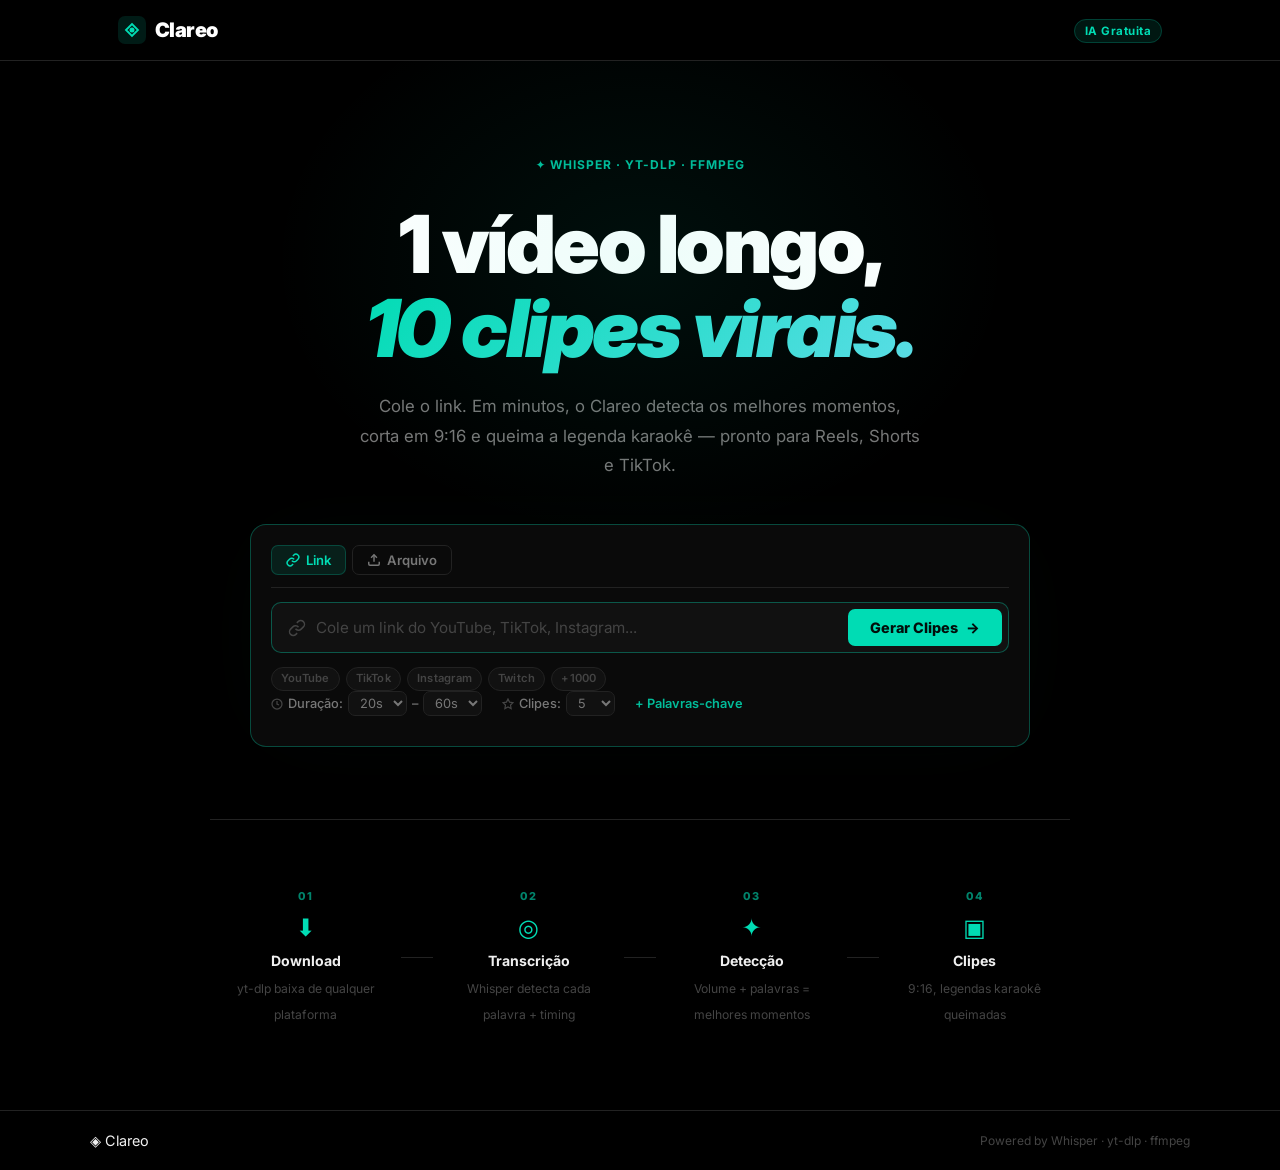
<file: docs/index.html>
<!DOCTYPE html>
<html lang="pt-BR">
<head>
  <meta charset="UTF-8" />
  <meta name="viewport" content="width=device-width, initial-scale=1.0" />
  <title>Clareo — Clipes Virais com IA</title>
  <meta name="description" content="Cole o link de qualquer vídeo e receba os melhores momentos em 9:16 com legenda automática." />
  <link rel="preconnect" href="https://fonts.googleapis.com" />
  <link rel="preconnect" href="https://fonts.gstatic.com" crossorigin />
  <link href="https://fonts.googleapis.com/css2?family=Inter:ital,wght@0,400;0,500;0,600;0,700;0,800;0,900;1,900&display=swap" rel="stylesheet" />
  <link rel="stylesheet" href="style.css" />
</head>
<body>

  <!-- ── Navbar ─────────────────────────────────── -->
  <nav class="navbar">
    <div class="nav-inner">
      <a href="#" class="brand">
        <svg class="brand-mark" width="28" height="28" viewBox="0 0 28 28" fill="none">
          <rect width="28" height="28" rx="7" fill="#00dcb4" fill-opacity="0.12"/>
          <path d="M8 14 L14 8 L20 14 L14 20 Z" stroke="#00dcb4" stroke-width="1.8" fill="none"/>
          <circle cx="14" cy="14" r="2.5" fill="#00dcb4"/>
        </svg>
        <span class="brand-name">Clareo</span>
      </a>
      <div class="nav-right">
        <span class="nav-badge">IA Gratuita</span>
      </div>
    </div>
  </nav>

  <!-- ── Hero ───────────────────────────────────── -->
  <section class="hero" id="section-hero">
    <div class="hero-glow"></div>
    <div class="hero-inner">

      <p class="hero-eyebrow">✦ Whisper · yt-dlp · ffmpeg</p>

      <h1 class="hero-title">
        1 vídeo longo,<br />
        <em>10 clipes virais.</em>
      </h1>

      <p class="hero-sub">
        Cole o link. Em minutos, o Clareo detecta os melhores momentos, corta em 9:16
        e queima a legenda karaokê — pronto para Reels, Shorts e TikTok.
      </p>

      <!-- Main input -->
      <div class="input-card" id="input-card">

        <!-- Mode tabs -->
        <div class="mode-tabs">
          <button class="mode-tab active" id="tab-link" onclick="switchMode('link')">
            <svg width="14" height="14" viewBox="0 0 24 24" fill="none" stroke="currentColor" stroke-width="2.5"><path d="M10 13a5 5 0 0 0 7.54.54l3-3a5 5 0 0 0-7.07-7.07l-1.72 1.71"/><path d="M14 11a5 5 0 0 0-7.54-.54l-3 3a5 5 0 0 0 7.07 7.07l1.71-1.71"/></svg>
            Link
          </button>
          <button class="mode-tab" id="tab-file" onclick="switchMode('file')">
            <svg width="14" height="14" viewBox="0 0 24 24" fill="none" stroke="currentColor" stroke-width="2.5"><path d="M21 15v4a2 2 0 0 1-2 2H5a2 2 0 0 1-2-2v-4"/><polyline points="17 8 12 3 7 8"/><line x1="12" y1="3" x2="12" y2="15"/></svg>
            Arquivo
          </button>
        </div>

        <!-- Link mode -->
        <div id="mode-link">
          <div class="input-group">
            <svg class="input-icon" width="18" height="18" viewBox="0 0 24 24" fill="none" stroke="currentColor" stroke-width="2">
              <path d="M10 13a5 5 0 0 0 7.54.54l3-3a5 5 0 0 0-7.07-7.07l-1.72 1.71"/>
              <path d="M14 11a5 5 0 0 0-7.54-.54l-3 3a5 5 0 0 0 7.07 7.07l1.71-1.71"/>
            </svg>
            <input
              type="url"
              id="video-url"
              class="url-input"
              placeholder="Cole um link do YouTube, TikTok, Instagram..."
              autocomplete="off"
              spellcheck="false"
            />
            <button class="btn-primary" id="btn-go" onclick="startProcess()">
              Gerar Clipes <span class="btn-arrow">→</span>
            </button>
          </div>
          <p class="input-hint">
            <span class="platform-pill">YouTube</span>
            <span class="platform-pill">TikTok</span>
            <span class="platform-pill">Instagram</span>
            <span class="platform-pill">Twitch</span>
            <span class="platform-pill">+1000</span>
          </p>
        </div>

        <!-- File upload mode (hidden by default) -->
        <div id="mode-file" style="display:none">
          <label class="file-drop-zone" for="video-file" id="file-drop-zone">
            <svg width="32" height="32" viewBox="0 0 24 24" fill="none" stroke="currentColor" stroke-width="1.5" style="color:var(--teal);opacity:0.7">
              <path d="M21 15v4a2 2 0 0 1-2 2H5a2 2 0 0 1-2-2v-4"/>
              <polyline points="17 8 12 3 7 8"/>
              <line x1="12" y1="3" x2="12" y2="15"/>
            </svg>
            <span class="file-drop-title">Arraste um vídeo ou clique para selecionar</span>
            <span class="file-drop-sub">mp4 · mov · mkv · avi · webm — até 2 GB</span>
          </label>
          <input
            type="file"
            id="video-file"
            accept=".mp4,.mov,.mkv,.avi,.webm,video/*"
            style="display:none"
            onchange="onFileSelected(this)"
          />
          <div class="file-selected-info" id="file-selected-info" style="display:none">
            <svg width="14" height="14" viewBox="0 0 24 24" fill="none" stroke="currentColor" stroke-width="2.5"><path d="M14 2H6a2 2 0 0 0-2 2v16a2 2 0 0 0 2 2h12a2 2 0 0 0 2-2V8z"/><polyline points="14 2 14 8 20 8"/></svg>
            <span id="file-selected-name">—</span>
            <button class="btn-file-clear" onclick="clearFile()" title="Remover">✕</button>
          </div>
          <button class="btn-primary btn-upload-go" id="btn-upload" onclick="startUpload()">
            Gerar Clipes <span class="btn-arrow">→</span>
          </button>
        </div>

        <!-- Options row (shared) -->
        <div class="options-row">
          <label class="opt-label">
            <svg width="12" height="12" viewBox="0 0 24 24" fill="none" stroke="currentColor" stroke-width="2.5"><circle cx="12" cy="12" r="10"/><polyline points="12,6 12,12 16,14"/></svg>
            Duração:
            <select id="min-duration">
              <option value="15">15s</option>
              <option value="20" selected>20s</option>
              <option value="30">30s</option>
              <option value="45">45s</option>
            </select>
            –
            <select id="max-duration">
              <option value="30">30s</option>
              <option value="60" selected>60s</option>
              <option value="90">90s</option>
            </select>
          </label>

          <label class="opt-label">
            <svg width="12" height="12" viewBox="0 0 24 24" fill="none" stroke="currentColor" stroke-width="2.5"><path d="M12 2l3.09 6.26L22 9.27l-5 4.87 1.18 6.88L12 17.77l-6.18 3.25L7 14.14 2 9.27l6.91-1.01L12 2z"/></svg>
            Clipes:
            <select id="max-clips">
              <option value="3">3</option>
              <option value="5" selected>5</option>
              <option value="8">8</option>
              <option value="10">10</option>
            </select>
          </label>

          <button class="btn-link" onclick="toggleKeywords()">+ Palavras-chave</button>
        </div>

        <!-- Keywords (hidden by default) -->
        <div id="keywords-row" class="keywords-row" style="display:none">
          <input
            type="text"
            id="keywords"
            placeholder="ex: incrível, que loucura, meu deus — separados por vírgula"
            class="kw-input"
          />
        </div>

      </div>
    </div>

    <!-- How it works -->
    <div class="steps">
      <div class="step">
        <div class="step-num">01</div>
        <div class="step-icon">⬇</div>
        <div class="step-text">
          <strong>Download</strong>
          <span>yt-dlp baixa de qualquer plataforma</span>
        </div>
      </div>
      <div class="step-divider"></div>
      <div class="step">
        <div class="step-num">02</div>
        <div class="step-icon">◎</div>
        <div class="step-text">
          <strong>Transcrição</strong>
          <span>Whisper detecta cada palavra + timing</span>
        </div>
      </div>
      <div class="step-divider"></div>
      <div class="step">
        <div class="step-num">03</div>
        <div class="step-icon">✦</div>
        <div class="step-text">
          <strong>Detecção</strong>
          <span>Volume + palavras = melhores momentos</span>
        </div>
      </div>
      <div class="step-divider"></div>
      <div class="step">
        <div class="step-num">04</div>
        <div class="step-icon">▣</div>
        <div class="step-text">
          <strong>Clipes</strong>
          <span>9:16, legendas karaokê queimadas</span>
        </div>
      </div>
    </div>
  </section>

  <!-- ── Processing view ────────────────────────── -->
  <section class="processing-view" id="section-processing" style="display:none">
    <div class="proc-card">
      <div class="proc-anim">
        <div class="proc-ring"></div>
        <div class="proc-ring proc-ring-2"></div>
        <svg class="proc-logo" width="32" height="32" viewBox="0 0 28 28" fill="none">
          <path d="M8 14 L14 8 L20 14 L14 20 Z" stroke="#00dcb4" stroke-width="1.8" fill="none"/>
          <circle cx="14" cy="14" r="2.5" fill="#00dcb4"/>
        </svg>
      </div>
      <h2 id="proc-msg">Iniciando...</h2>
      <div class="proc-bar-wrap">
        <div class="proc-bar" id="proc-bar" style="width:0%"></div>
      </div>
      <p class="proc-pct" id="proc-pct">0%</p>
      <div class="proc-steps-list" id="proc-steps-list">
        <div class="proc-step-item" id="psi-download">⬇ <span id="psi-download-label">Baixando vídeo</span></div>
        <div class="proc-step-item" id="psi-transcribe">◎ Transcrevendo com Whisper</div>
        <div class="proc-step-item" id="psi-detect">✦ Detectando melhores momentos</div>
        <div class="proc-step-item" id="psi-cut">✂ Cortando e gerando legendas</div>
      </div>
      <button class="btn-ghost" onclick="cancelProcess()">Cancelar</button>
    </div>
  </section>

  <!-- ── Results view ───────────────────────────── -->
  <section class="results-view" id="section-results" style="display:none">
    <div class="results-inner">
      <div class="results-header">
        <div>
          <h2 class="results-title" id="results-title">Clipes prontos ✓</h2>
          <p class="results-sub" id="results-sub">Formato 9:16 com legenda karaokê queimada — pronto para Reels e Shorts</p>
        </div>
        <button class="btn-outline" onclick="reset()">← Processar outro</button>
      </div>
      <div class="clips-grid" id="clips-grid"></div>
    </div>
  </section>

  <!-- ── Error view ─────────────────────────────── -->
  <section class="error-view" id="section-error" style="display:none">
    <div class="error-card">
      <div class="error-icon">⚠</div>
      <h2>Algo deu errado</h2>
      <p id="error-msg">Erro desconhecido. Verifique o link e tente novamente.</p>
      <button class="btn-primary" onclick="reset()">Tentar novamente</button>
    </div>
  </section>

  <!-- ── Footer ─────────────────────────────────── -->
  <footer class="footer">
    <div class="footer-inner">
      <span class="brand" style="font-size:0.9rem">◈ Clareo</span>
      <span class="footer-text">Powered by Whisper · yt-dlp · ffmpeg</span>
    </div>
  </footer>

  <script src="script.js"></script>
</body>
</html>
</file>
<file: docs/style.css>
/* ─────────────────────────────────────────────────────────
   Clareo Design System — v2
   Palette: pure black + electric teal
───────────────────────────────────────────────────────── */

:root {
  --bg:       #000;
  --surface:  #0a0a0a;
  --surface2: #111;
  --surface3: #181818;
  --border:   #222;
  --border-glow: rgba(0, 220, 180, 0.22);

  --teal:     #00dcb4;
  --teal-dim: rgba(0, 220, 180, 0.10);
  --teal-glow:rgba(0, 220, 180, 0.22);
  --coral:    #ff5f40;

  --text:       #f0f0f0;
  --text-muted: #444;
  --text-soft:  #777;

  --radius:    16px;
  --radius-sm: 10px;
  --radius-xs:  7px;

  --font: 'Inter', system-ui, -apple-system, sans-serif;
}

*, *::before, *::after { box-sizing: border-box; margin: 0; padding: 0; }
html { scroll-behavior: smooth; }

body {
  background: var(--bg);
  color: var(--text);
  font-family: var(--font);
  font-size: 16px;
  line-height: 1.6;
  min-height: 100vh;
  display: flex;
  flex-direction: column;
  -webkit-font-smoothing: antialiased;
}

/* ── Navbar ─────────────────────────────────────────── */
.navbar {
  position: sticky;
  top: 0;
  z-index: 50;
  background: rgba(0,0,0,0.8);
  backdrop-filter: blur(20px);
  border-bottom: 1px solid var(--border);
}

.nav-inner {
  max-width: 1100px;
  margin: 0 auto;
  padding: 14px 28px;
  display: flex;
  align-items: center;
  justify-content: space-between;
}

.brand {
  display: inline-flex;
  align-items: center;
  gap: 9px;
  text-decoration: none;
  color: var(--text);
}

.brand-mark { flex-shrink: 0; }

.brand-name {
  font-size: 1.25rem;
  font-weight: 900;
  letter-spacing: -0.6px;
  color: #fff;
}

.nav-badge {
  font-size: 0.72rem;
  font-weight: 700;
  letter-spacing: 0.04em;
  color: var(--teal);
  background: var(--teal-dim);
  border: 1px solid var(--border-glow);
  padding: 4px 10px;
  border-radius: 100px;
}

/* ── Hero ───────────────────────────────────────────── */
.hero {
  position: relative;
  padding: 90px 24px 64px;
  overflow: hidden;
  flex: 1;
}

.hero-glow {
  position: absolute;
  top: -100px;
  left: 50%;
  transform: translateX(-50%);
  width: 800px;
  height: 600px;
  background: radial-gradient(ellipse at center, rgba(0,220,180,0.07) 0%, transparent 65%);
  pointer-events: none;
}

.hero-inner {
  max-width: 780px;
  margin: 0 auto;
  text-align: center;
}

.hero-eyebrow {
  display: inline-block;
  font-size: 0.75rem;
  font-weight: 700;
  letter-spacing: 0.08em;
  text-transform: uppercase;
  color: var(--teal);
  margin-bottom: 28px;
  opacity: 0.85;
}

.hero-title {
  font-size: clamp(2.8rem, 6.5vw, 5rem);
  font-weight: 900;
  line-height: 1.05;
  letter-spacing: -2.5px;
  color: #fff;
  margin-bottom: 22px;
}

.hero-title em {
  font-style: italic;
  background: linear-gradient(135deg, var(--teal) 0%, #5edde8 55%, var(--teal) 100%);
  background-size: 200% auto;
  -webkit-background-clip: text;
  -webkit-text-fill-color: transparent;
  background-clip: text;
  animation: gradient-shift 5s linear infinite;
}

@keyframes gradient-shift {
  0%   { background-position: 0% center; }
  100% { background-position: 200% center; }
}

.hero-sub {
  font-size: 1.05rem;
  color: var(--text-soft);
  margin-bottom: 44px;
  line-height: 1.75;
  max-width: 560px;
  margin-left: auto;
  margin-right: auto;
}

/* ── Mode tabs ──────────────────────────────────────── */
.mode-tabs {
  display: flex;
  gap: 6px;
  margin-bottom: 14px;
  border-bottom: 1px solid var(--border);
  padding-bottom: 12px;
}

.mode-tab {
  display: inline-flex;
  align-items: center;
  gap: 6px;
  background: none;
  border: 1px solid var(--border);
  border-radius: var(--radius-xs);
  color: var(--text-soft);
  font-size: 0.82rem;
  font-weight: 600;
  font-family: var(--font);
  padding: 6px 14px;
  cursor: pointer;
  transition: border-color 0.15s, color 0.15s, background 0.15s;
}

.mode-tab:hover {
  border-color: rgba(0,220,180,0.3);
  color: var(--text);
}

.mode-tab.active {
  background: var(--teal-dim);
  border-color: var(--border-glow);
  color: var(--teal);
}

/* ── File drop zone ──────────────────────────────────── */
.file-drop-zone {
  display: flex;
  flex-direction: column;
  align-items: center;
  justify-content: center;
  gap: 10px;
  width: 100%;
  padding: 32px 20px;
  border: 1.5px dashed rgba(0,220,180,0.3);
  border-radius: var(--radius-sm);
  background: var(--surface2);
  cursor: pointer;
  text-align: center;
  transition: border-color 0.2s, background 0.2s;
  margin-bottom: 10px;
}

.file-drop-zone:hover {
  border-color: rgba(0,220,180,0.6);
  background: rgba(0,220,180,0.04);
}

.file-drop-title {
  font-size: 0.9rem;
  font-weight: 600;
  color: var(--text-soft);
}

.file-drop-sub {
  font-size: 0.75rem;
  color: var(--text-muted);
}

.file-selected-info {
  display: flex;
  align-items: center;
  gap: 8px;
  background: var(--surface2);
  border: 1px solid var(--border);
  border-radius: var(--radius-xs);
  padding: 8px 12px;
  margin-bottom: 10px;
  font-size: 0.82rem;
  color: var(--text-soft);
}

.file-selected-info svg { color: var(--teal); flex-shrink: 0; }

.file-selected-info #file-selected-name {
  flex: 1;
  overflow: hidden;
  text-overflow: ellipsis;
  white-space: nowrap;
}

.btn-file-clear {
  background: none;
  border: none;
  color: var(--text-muted);
  font-size: 0.78rem;
  cursor: pointer;
  padding: 2px 4px;
  border-radius: 4px;
  transition: color 0.15s;
  flex-shrink: 0;
}

.btn-file-clear:hover { color: var(--coral); }

.btn-upload-go {
  width: 100%;
  justify-content: center;
  padding: 11px;
}

/* ── Input card ─────────────────────────────────────── */
.input-card {
  background: var(--surface);
  border: 1px solid var(--border);
  border-radius: var(--radius);
  padding: 20px;
  text-align: left;
  box-shadow:
    0 0 0 1px rgba(0,0,0,0.8),
    0 24px 80px rgba(0,0,0,0.5),
    0 0 100px rgba(0,220,180,0.03);
  transition: border-color 0.3s;
}

.input-card:focus-within {
  border-color: rgba(0,220,180,0.3);
}

.input-group {
  display: flex;
  align-items: center;
  gap: 10px;
  background: var(--surface2);
  border: 1px solid var(--border);
  border-radius: var(--radius-sm);
  padding: 6px 6px 6px 16px;
  margin-bottom: 14px;
  transition: border-color 0.2s;
}

.input-group:focus-within {
  border-color: rgba(0,220,180,0.35);
}

.input-icon {
  color: var(--text-muted);
  flex-shrink: 0;
  display: flex;
  align-items: center;
}

.url-input {
  flex: 1;
  background: none;
  border: none;
  outline: none;
  color: var(--text);
  font-size: 0.95rem;
  font-family: var(--font);
  min-width: 0;
}

.url-input::placeholder { color: var(--text-muted); }

.btn-primary {
  cursor: pointer;
  background: var(--teal);
  color: #020e0b;
  border: none;
  border-radius: 7px;
  padding: 10px 22px;
  font-size: 0.9rem;
  font-weight: 800;
  font-family: var(--font);
  display: inline-flex;
  align-items: center;
  gap: 8px;
  transition: background 0.15s, transform 0.12s;
  white-space: nowrap;
  flex-shrink: 0;
}

.btn-primary:hover  { background: #00efc8; transform: translateY(-1px); }
.btn-primary:active { transform: scale(0.97); }

.btn-arrow { transition: transform 0.2s; }
.btn-primary:hover .btn-arrow { transform: translateX(3px); }

/* Options */
.options-row {
  display: flex;
  align-items: center;
  flex-wrap: wrap;
  gap: 10px 20px;
  margin-bottom: 10px;
}

.opt-label {
  display: inline-flex;
  align-items: center;
  gap: 5px;
  font-size: 0.8rem;
  color: var(--text-soft);
  font-weight: 500;
}

.opt-label svg { color: var(--text-muted); flex-shrink: 0; }

.opt-label select {
  background: var(--surface2);
  border: 1px solid var(--border);
  border-radius: var(--radius-xs);
  color: var(--text-soft);
  font-size: 0.8rem;
  font-family: var(--font);
  padding: 3px 7px;
  cursor: pointer;
  outline: none;
  transition: border-color 0.15s;
}
.opt-label select:focus { border-color: var(--border-glow); }

.btn-link {
  background: none;
  border: none;
  color: var(--teal);
  font-size: 0.8rem;
  font-weight: 600;
  font-family: var(--font);
  cursor: pointer;
  padding: 0;
  opacity: 0.85;
  transition: opacity 0.15s;
}
.btn-link:hover { opacity: 1; }

.keywords-row { margin-top: 6px; }

.kw-input {
  width: 100%;
  background: var(--surface2);
  border: 1px solid var(--border);
  border-radius: var(--radius-xs);
  color: var(--text);
  font-size: 0.88rem;
  font-family: var(--font);
  padding: 9px 14px;
  outline: none;
  transition: border-color 0.2s;
}
.kw-input:focus { border-color: rgba(0,220,180,0.4); }
.kw-input::placeholder { color: var(--text-muted); }

.input-hint {
  margin-top: 12px;
  display: flex;
  flex-wrap: wrap;
  gap: 6px;
  align-items: center;
}

.platform-pill {
  font-size: 0.7rem;
  font-weight: 600;
  color: var(--text-muted);
  background: var(--surface2);
  border: 1px solid var(--border);
  padding: 2px 9px;
  border-radius: 100px;
  letter-spacing: 0.02em;
}

/* ── Steps ──────────────────────────────────────────── */
.steps {
  max-width: 860px;
  margin: 72px auto 0;
  display: flex;
  align-items: center;
  justify-content: center;
  gap: 0;
  flex-wrap: wrap;
  border-top: 1px solid var(--border);
  padding-top: 48px;
}

.step {
  display: flex;
  flex-direction: column;
  align-items: center;
  gap: 10px;
  padding: 20px 24px;
  flex: 1;
  min-width: 140px;
  max-width: 200px;
  text-align: center;
}

.step-num {
  font-size: 0.68rem;
  font-weight: 800;
  letter-spacing: 0.1em;
  color: var(--teal);
  opacity: 0.6;
}

.step-icon {
  font-size: 1.5rem;
  color: var(--teal);
  line-height: 1;
}

.step-text strong {
  display: block;
  font-size: 0.88rem;
  font-weight: 700;
  color: var(--text);
  margin-bottom: 3px;
}

.step-text span {
  font-size: 0.76rem;
  color: var(--text-muted);
  line-height: 1.4;
}

.step-divider {
  width: 32px;
  height: 1px;
  background: var(--border);
  flex-shrink: 0;
}

/* ── Processing view ────────────────────────────────── */
.processing-view {
  flex: 1;
  display: flex;
  align-items: center;
  justify-content: center;
  padding: 60px 24px;
}

.proc-card {
  background: var(--surface);
  border: 1px solid var(--border);
  border-radius: var(--radius);
  padding: 52px 44px;
  max-width: 460px;
  width: 100%;
  text-align: center;
}

.proc-anim {
  position: relative;
  width: 76px;
  height: 76px;
  margin: 0 auto 28px;
  display: flex;
  align-items: center;
  justify-content: center;
}

.proc-ring {
  position: absolute;
  inset: 0;
  border: 1.5px solid transparent;
  border-top-color: var(--teal);
  border-radius: 50%;
  animation: spin 1.4s linear infinite;
}

.proc-ring-2 {
  inset: 9px;
  border-top-color: rgba(0,220,180,0.35);
  animation-duration: 0.9s;
  animation-direction: reverse;
}

.proc-logo {
  z-index: 1;
  flex-shrink: 0;
}

@keyframes spin { to { transform: rotate(360deg); } }

.proc-card h2 {
  font-size: 1.15rem;
  font-weight: 700;
  color: #fff;
  margin-bottom: 20px;
  min-height: 1.8rem;
  transition: opacity 0.3s;
}

.proc-bar-wrap {
  background: var(--surface2);
  border-radius: 100px;
  height: 5px;
  overflow: hidden;
  margin-bottom: 8px;
}

.proc-bar {
  height: 100%;
  background: linear-gradient(90deg, var(--teal) 0%, #5edde8 100%);
  border-radius: 100px;
  transition: width 0.7s cubic-bezier(0.4, 0, 0.2, 1);
  position: relative;
}

.proc-bar::after {
  content: '';
  position: absolute;
  inset: 0;
  background: linear-gradient(90deg, transparent 60%, rgba(255,255,255,0.25));
  animation: bar-shine 1.6s linear infinite;
}

@keyframes bar-shine {
  0%   { transform: translateX(-100%); }
  100% { transform: translateX(100%); }
}

.proc-pct {
  font-size: 0.8rem;
  color: var(--teal);
  font-weight: 700;
  margin-bottom: 24px;
}

.proc-steps-list {
  display: flex;
  flex-direction: column;
  gap: 6px;
  margin-bottom: 28px;
  text-align: left;
}

.proc-step-item {
  font-size: 0.82rem;
  color: var(--text-muted);
  padding: 7px 12px;
  border-radius: var(--radius-xs);
  transition: background 0.3s, color 0.3s;
}

.proc-step-item.active {
  background: var(--teal-dim);
  color: var(--teal);
}

.proc-step-item.done {
  color: var(--border);
  text-decoration: line-through;
}

.btn-ghost {
  background: none;
  border: 1px solid var(--border);
  color: var(--text-muted);
  border-radius: var(--radius-xs);
  padding: 8px 20px;
  font-size: 0.84rem;
  font-family: var(--font);
  cursor: pointer;
  transition: border-color 0.2s, color 0.2s;
}
.btn-ghost:hover { border-color: var(--text-muted); color: var(--text); }

/* ── Results view ───────────────────────────────────── */
.results-view {
  flex: 1;
  padding: 64px 24px 80px;
}

.results-inner {
  max-width: 920px;
  margin: 0 auto;
}

.results-header {
  display: flex;
  align-items: flex-start;
  justify-content: space-between;
  gap: 20px;
  margin-bottom: 40px;
  flex-wrap: wrap;
}

.results-title {
  font-size: 2rem;
  font-weight: 900;
  letter-spacing: -0.8px;
  color: #fff;
  margin-bottom: 4px;
}

.results-sub {
  font-size: 0.88rem;
  color: var(--text-muted);
}

.btn-outline {
  background: none;
  border: 1px solid var(--border);
  color: var(--text-soft);
  border-radius: var(--radius-xs);
  padding: 10px 18px;
  font-size: 0.84rem;
  font-weight: 600;
  font-family: var(--font);
  cursor: pointer;
  white-space: nowrap;
  transition: border-color 0.2s, color 0.2s;
}
.btn-outline:hover { border-color: var(--teal); color: var(--teal); }

/* Clips grid */
.clips-grid {
  display: grid;
  grid-template-columns: repeat(auto-fill, minmax(240px, 1fr));
  gap: 14px;
}

.clip-card {
  background: var(--surface);
  border: 1px solid var(--border);
  border-radius: var(--radius);
  overflow: hidden;
  transition: border-color 0.2s, transform 0.2s, box-shadow 0.2s;
  animation: fade-in-up 0.4s ease both;
}

.clip-card:hover {
  border-color: rgba(0,220,180,0.28);
  transform: translateY(-3px);
  box-shadow: 0 16px 48px rgba(0,0,0,0.4), 0 0 28px rgba(0,220,180,0.05);
}

/* Preview thumbnail placeholder */
.clip-preview {
  aspect-ratio: 9/16;
  background: var(--surface2);
  display: flex;
  align-items: center;
  justify-content: center;
  position: relative;
  overflow: hidden;
  max-height: 220px;
}

/* Grid overlay effect */
.clip-preview::before {
  content: '';
  position: absolute;
  inset: 0;
  background-image:
    linear-gradient(rgba(0,220,180,0.04) 1px, transparent 1px),
    linear-gradient(90deg, rgba(0,220,180,0.04) 1px, transparent 1px);
  background-size: 24px 24px;
}

.clip-preview-icon {
  font-size: 2.2rem;
  color: var(--border);
  z-index: 1;
}

/* SCORE badge — top right, opus.pro style */
.clip-score {
  position: absolute;
  top: 10px;
  right: 10px;
  z-index: 2;
  background: rgba(0,0,0,0.75);
  backdrop-filter: blur(6px);
  border: 1px solid rgba(0,220,180,0.2);
  border-radius: 8px;
  padding: 4px 8px;
  display: flex;
  flex-direction: column;
  align-items: center;
  line-height: 1;
}

.clip-score-label {
  font-size: 0.52rem;
  font-weight: 800;
  letter-spacing: 0.1em;
  color: var(--text-muted);
  text-transform: uppercase;
  margin-bottom: 1px;
}

.clip-score-value {
  font-size: 1.05rem;
  font-weight: 900;
  color: var(--teal);
  letter-spacing: -0.5px;
}

.clip-number {
  position: absolute;
  top: 10px;
  left: 10px;
  z-index: 2;
  background: rgba(0,220,180,0.12);
  border: 1px solid var(--border-glow);
  color: var(--teal);
  font-size: 0.68rem;
  font-weight: 800;
  letter-spacing: 0.08em;
  padding: 3px 8px;
  border-radius: 100px;
}

.clip-badge {
  position: absolute;
  bottom: 10px;
  left: 50%;
  transform: translateX(-50%);
  background: rgba(0,0,0,0.7);
  color: var(--text-muted);
  font-size: 0.7rem;
  font-weight: 600;
  padding: 3px 9px;
  border-radius: 100px;
  white-space: nowrap;
}

/* Card body */
.clip-body {
  padding: 14px;
}

.clip-title {
  font-size: 0.92rem;
  font-weight: 700;
  color: #fff;
  margin-bottom: 3px;
  line-height: 1.3;
}

.clip-meta {
  font-size: 0.75rem;
  color: var(--text-muted);
  margin-bottom: 10px;
}

.clip-reason {
  display: inline-flex;
  align-items: center;
  gap: 4px;
  font-size: 0.7rem;
  color: var(--teal);
  background: var(--teal-dim);
  border-radius: 100px;
  padding: 3px 9px;
  margin-bottom: 12px;
  max-width: 100%;
  overflow: hidden;
  text-overflow: ellipsis;
  white-space: nowrap;
}

.btn-download {
  display: flex;
  align-items: center;
  justify-content: center;
  gap: 8px;
  width: 100%;
  padding: 9px;
  background: var(--teal);
  color: #020e0b;
  font-size: 0.86rem;
  font-weight: 800;
  font-family: var(--font);
  text-decoration: none;
  border-radius: var(--radius-xs);
  transition: background 0.15s, transform 0.12s;
}
.btn-download:hover { background: #00efc8; transform: translateY(-1px); }

/* ── Error view ─────────────────────────────────────── */
.error-view {
  flex: 1;
  display: flex;
  align-items: center;
  justify-content: center;
  padding: 60px 24px;
}

.error-card {
  background: var(--surface);
  border: 1px solid rgba(255,95,64,0.2);
  border-radius: var(--radius);
  padding: 52px 44px;
  max-width: 420px;
  width: 100%;
  text-align: center;
}

.error-icon {
  font-size: 2.2rem;
  color: var(--coral);
  margin-bottom: 16px;
}

.error-card h2 {
  font-size: 1.25rem;
  font-weight: 800;
  color: #fff;
  margin-bottom: 10px;
}

.error-card p {
  font-size: 0.88rem;
  color: var(--text-soft);
  margin-bottom: 24px;
  line-height: 1.6;
}

/* ── Footer ─────────────────────────────────────────── */
.footer {
  border-top: 1px solid var(--border);
  padding: 18px 24px;
  margin-top: auto;
}

.footer-inner {
  max-width: 1100px;
  margin: 0 auto;
  display: flex;
  align-items: center;
  justify-content: space-between;
  gap: 16px;
  flex-wrap: wrap;
}

.footer-text {
  font-size: 0.75rem;
  color: var(--text-muted);
}

/* ── Responsive ─────────────────────────────────────── */
@media (max-width: 640px) {
  .hero { padding: 56px 16px 40px; }
  .hero-title { font-size: 2.6rem; letter-spacing: -1.5px; }
  .input-card { padding: 14px; }
  .input-group { flex-direction: column; align-items: stretch; gap: 8px; padding: 10px; }
  .url-input { padding: 4px 0; }
  .btn-primary { width: 100%; justify-content: center; padding: 12px; }
  .steps { flex-direction: column; gap: 0; padding-top: 36px; margin-top: 48px; }
  .step-divider { width: 1px; height: 16px; background: var(--border); }
  .step { padding: 12px 16px; }
  .proc-card { padding: 36px 24px; }
  .results-header { flex-direction: column; }
  .clips-grid { grid-template-columns: 1fr 1fr; gap: 10px; }
}

@media (max-width: 400px) {
  .clips-grid { grid-template-columns: 1fr; }
}

/* ── Animations ─────────────────────────────────────── */
@keyframes fade-in-up {
  from { opacity: 0; transform: translateY(18px); }
  to   { opacity: 1; transform: translateY(0); }
}

@keyframes shake {
  0%,100%{ transform: translateX(0); }
  20%    { transform: translateX(-6px); }
  40%    { transform: translateX(6px); }
  60%    { transform: translateX(-4px); }
  80%    { transform: translateX(4px); }
}
</file>
